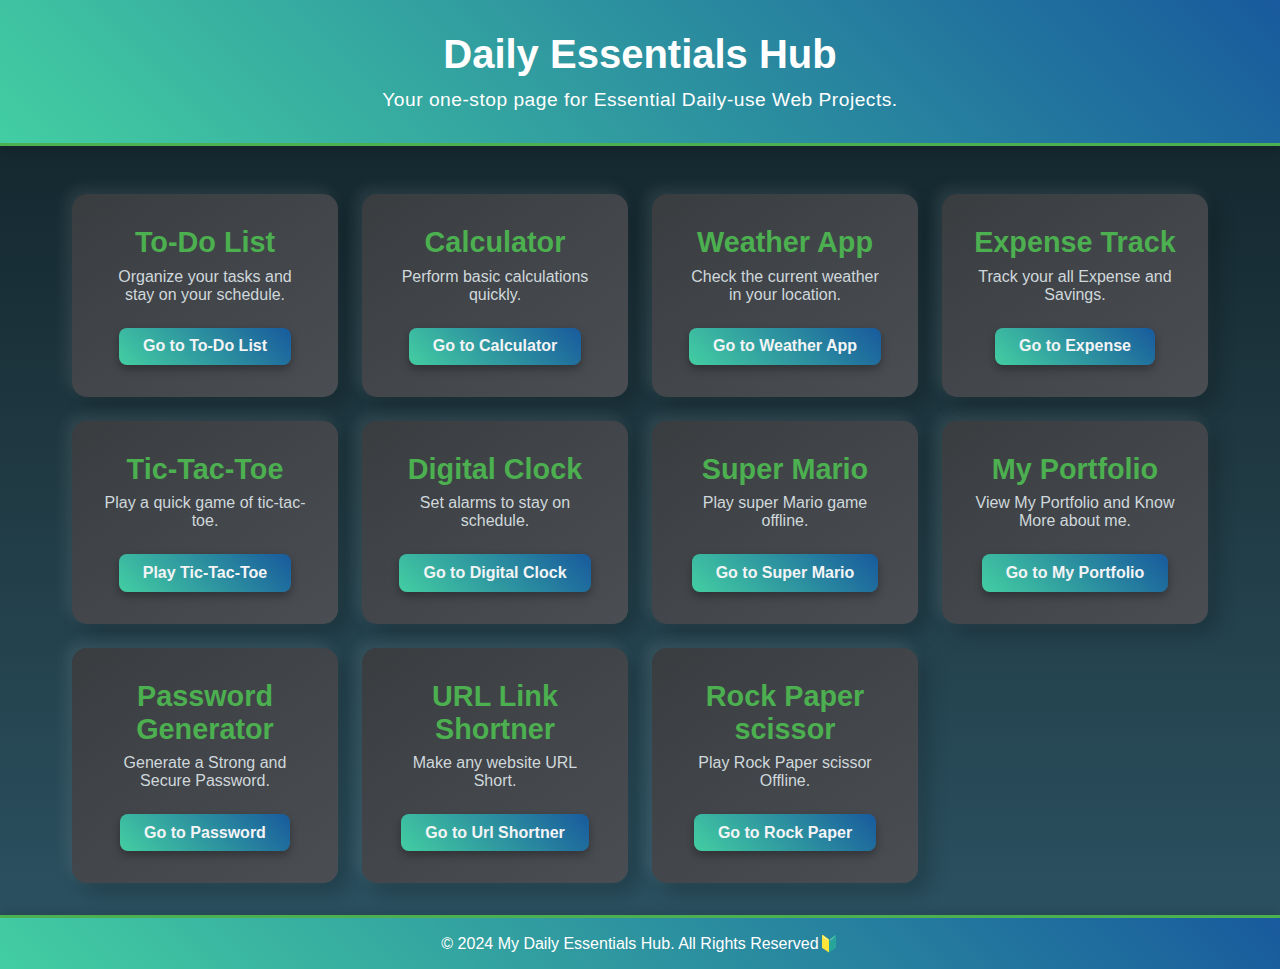
<file: index.html>
<!DOCTYPE html>
<html lang="en">
<head>
    <meta charset="UTF-8">
    <meta name="viewport" content="width=device-width, initial-scale=1.0">
    <title>Daily Essentials Hub</title>
    <link rel="icon" href="./tree2.png" type="image/png">
    <link rel="stylesheet" href="styles.css">
</head>
<body>
    <header>
        <h1>Daily Essentials Hub</h1>
        <p>Your one-stop page for Essential Daily-use Web Projects.</p>
    </header>

    <main>
        <section class="card">
            <h2>To-Do List</h2>
            <p>Organize your tasks and stay on your schedule.</p>
            <a href="./ToDoList.html" class="button" target="_blank">Go to To-Do List</a>
        </section>

        <section class="card">
            <h2>Calculator</h2>
            <p>Perform basic calculations quickly.</p>
            <a href="./Calculator.html" class="button" target="_blank">Go to Calculator</a>
        </section>

        <section class="card">
            <h2>Weather App</h2>
            <p>Check the current weather in your location.</p>
            <a href="./WeatherApp.html" class="button" target="_blank">Go to Weather App</a>
        </section>

        <section class="card">
            <h2>Expense Track </h2>
            <p>Track your all Expense and Savings.</p>
            <a href="./ExpenseTracker.html" class="button" target="_blank">Go to Expense</a>
        </section>

        <section class="card">
            <h2>Tic-Tac-Toe</h2>
            <p>Play a quick game of tic-tac-toe.</p>
            <a href="./TicTakToe.html" class="button" target="_blank">Play Tic-Tac-Toe</a>
        </section>

        <section class="card">
            <h2>Digital Clock</h2>
            <p>Set alarms to stay on schedule.</p>
            <a href="./DigitalClock.html" class="button" target="_blank">Go to Digital Clock</a>
        </section>
        <section class="card">
            <h2>Super Mario</h2>
            <p>Play super Mario game offline.</p>
            <a href="./Super Mario Game/index.html" class="button" target="_blank">Go to Super Mario</a>
        </section>
         <section class="card">
            <h2>My Portfolio</h2>
            <p>View My Portfolio and Know More about me.</p>
            <a href="https://my-portfolio125.netlify.app/" class="button" target="_blank">Go to My Portfolio</a>
        </section>
        <section class="card">
            <h2>Password Generator</h2>
            <p>Generate a Strong and Secure Password.</p>
            <a href="./PasswordGenerator.html" class="button" target="_blank">Go to Password</a>
        </section>
        <section class="card">
            <h2>URL Link Shortner</h2>
            <p>Make any website URL Short.</p>
            <a href="./Url-Shortner.html" class="button" target="_blank">Go to Url Shortner</a>
        </section>
        <section class="card">
            <h2>Rock Paper scissor</h2>
            <p>Play Rock Paper scissor Offline.</p>
            <a href="./Rock-Paper-scissor.html" class="button" target="_blank">Go to Rock Paper</a>
        </section>
        
    </main>

    <footer>
        <p title="Made By Shivanshu Srivastava.">&copy; 2024 My Daily Essentials Hub. All Rights Reserved🔰</p>
    </footer>
</body>
</html>
</file>
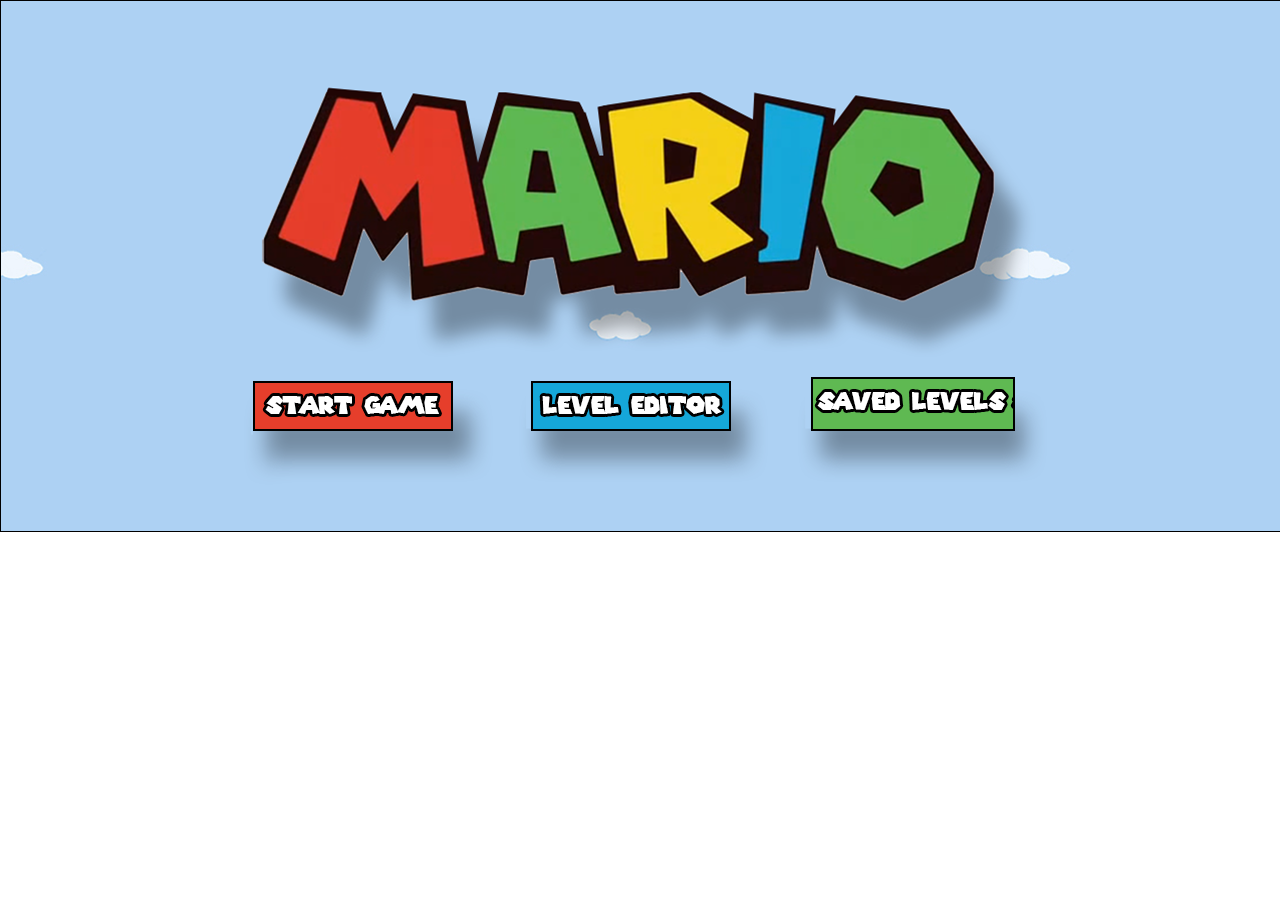
<file: Super Mario Game/index.html>
<!DOCTYPE html>
<html>

<head>
  <meta charset="utf-8">
  <meta name="viewport" content="width=1280">
  <title>Mario Maker</title>
  <link rel="stylesheet" type="text/css" href="css/style.css">
  <link rel="stylesheet" type="text/css" href="css/reset.css">
</head>

<body>

  <!-- main game -->
  <div class="main-wrapper">
    <canvas class="game-screen"></canvas>
  </div>

  <script src="js/View.js"></script>
  <script src="js/GameUI.js"></script>

  <script src="js/mainGame/GameSound.js"></script>
  <script src="js/mainGame/Element.js"></script>
  <script src="js/mainGame/PowerUp.js"></script>
  <script src="js/mainGame/Enemy.js"></script>
  <script src="js/mainGame/Bullet.js"></script>
  <script src="js/mainGame/Mario.js"></script>
  <script src="js/mainGame/Score.js"></script>
  <script src="js/mainGame/MarioGame.js"></script>

  <script src="js/levelEditor/Storage.js"></script>
  <script src="js/levelEditor/Editor.js"></script>
  <script src="js/levelEditor/CreatedLevels.js"></script>

  <script src="js/MarioMaker.js"></script>

  <script src="js/Preloader.js"></script>

</body>

</html>
</file>
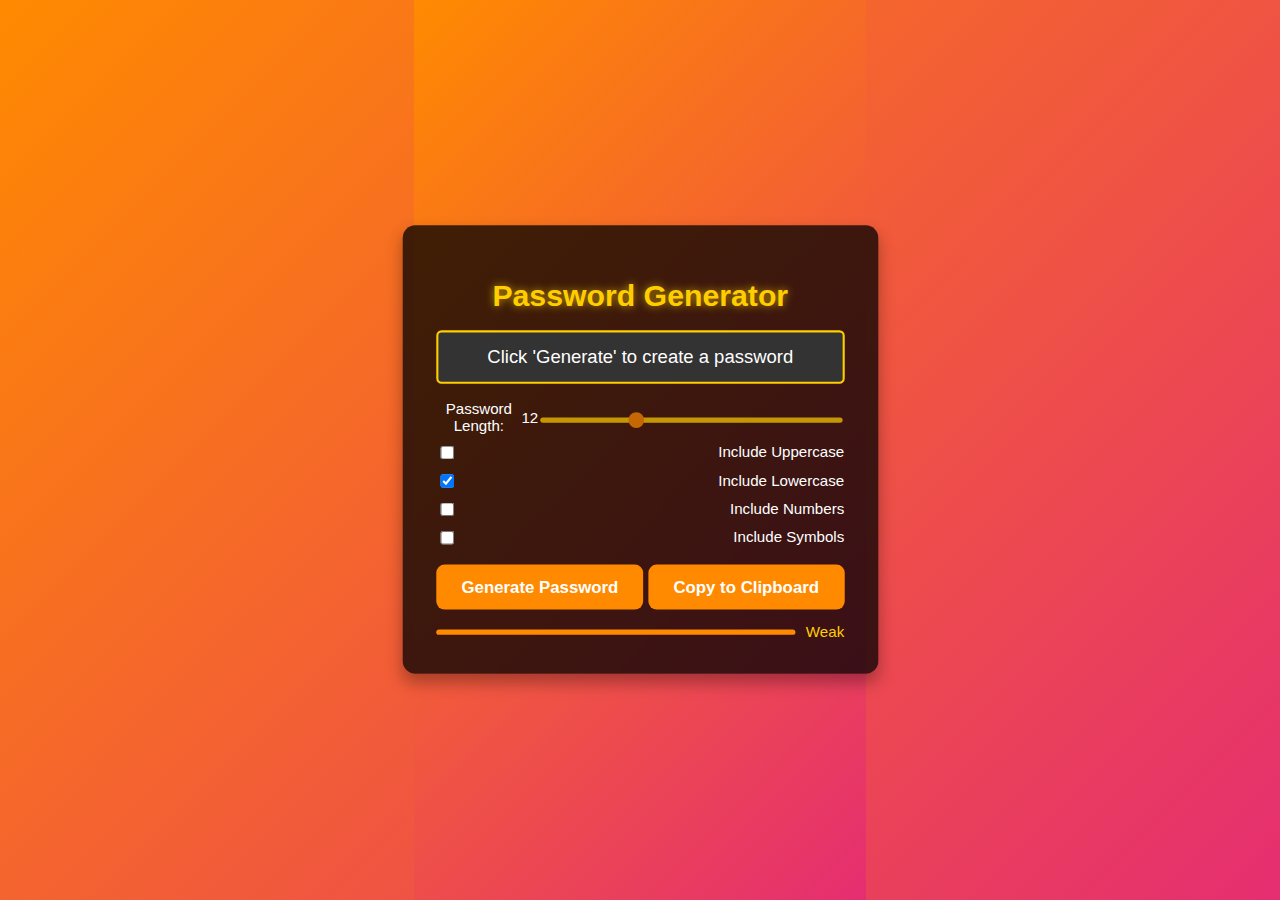
<file: PasswordGenerator.html>
<!DOCTYPE html>
<html lang="en">
<head>
  <meta charset="UTF-8">
  <meta name="viewport" content="width=device-width, initial-scale=1.0">
  <title>Creative Password Generator</title>
  <style>
    /* Global Styling */
    body, html {
      font-family: 'Arial', sans-serif;
      background: linear-gradient(135deg, #ff8a00, #e52e71);
      color: #fff;
      display: flex;
      justify-content: center;
      align-items: center;
      height: 100vh;
      margin: 0;
    }
    
    /* Main Container */
    .password-generator {
      background: rgba(0, 0, 0, 0.75);
      border-radius: 12px;
      box-shadow: 0 8px 15px rgba(0, 0, 0, 0.3);
      padding: 2rem;
      max-width: 400px;
      width: 100%;
      text-align: center;
      transition: 0.4s;
      transform: scale(1.05);
    }
    
    /* Heading */
    h1 {
      font-size: 1.8rem;
      color: #ffce00;
      margin-bottom: 1rem;
      text-shadow: 0 0 8px rgba(255, 206, 0, 0.7);
    }

    /* Password Display */
    .password-display {
      font-size: 1.1rem;
      padding: 0.8rem;
      margin: 1rem 0;
      background: #333;
      border: 2px solid #ffce00;
      border-radius: 5px;
      word-break: break-all;
      position: relative;
      transition: transform 0.3s;
    }

    /* Password Options */
    .options {
      display: flex;
      flex-direction: column;
      gap: 0.5rem;
    }

    .options label {
      display: flex;
      justify-content: space-between;
      font-size: 0.9rem;
      align-items: center;
      position: relative;
    }

    /* Range Slider */
    .length {
      display: flex;
      justify-content: space-between;
      align-items: center;
    }

    input[type="range"] {
      width: 100%;
      margin-top: 0.5rem;
      appearance: none;
      height: 5px;
      background: #ffce00;
      border-radius: 5px;
      outline: none;
      opacity: 0.7;
    }

    input[type="range"]::-webkit-slider-thumb {
      appearance: none;
      width: 15px;
      height: 15px;
      background: #ff8a00;
      border-radius: 50%;
      cursor: pointer;
    }

    /* Buttons */
    .generate-btn, .copy-btn {
      background-color: #ff8a00;
      border: none;
      color: white;
      padding: 0.8rem 1.5rem;
      font-size: 1rem;
      font-weight: bold;
      cursor: pointer;
      border-radius: 8px;
      margin-top: 1rem;
      transition: background 0.3s ease, transform 0.2s ease;
    }

    .generate-btn:hover, .copy-btn:hover {
      background-color: #e52e71;
      transform: scale(1.05);
    }

    /* Password Strength Indicator */
    .strength-container {
      display: flex;
      align-items: center;
      justify-content: center;
      margin-top: 0.8rem;
    }

    .strength-indicator {
      width: 100%;
      height: 5px;
      background: #ff8a00;
      border-radius: 3px;
      transition: width 0.3s ease, background 0.3s ease;
    }

    .strength-indicator.weak { width: 20%; background: #e52e71; }
    .strength-indicator.medium { width: 50%; background: #ffce00; }
    .strength-indicator.strong { width: 100%; background: #0f0; }

    .strength-text {
      font-size: 0.9rem;
      margin-left: 10px;
      color: #ffce00;
    }
  </style>
</head>
<body>

<div class="password-generator">
  <h1>Password Generator</h1>
  
  <!-- Password Display with Copy Button -->
  <div class="password-display" id="passwordDisplay">Click 'Generate' to create a password</div>
  
  <!-- Password Options -->
  <div class="options">
    <div class="length">
      <label>Password Length: <span id="lengthValue">12</span></label>
      <input type="range" min="4" max="30" value="12" id="passwordLength">
    </div>
    <label><input type="checkbox" id="includeUppercase"> Include Uppercase</label>
    <label><input type="checkbox" id="includeLowercase" checked> Include Lowercase</label>
    <label><input type="checkbox" id="includeNumbers"> Include Numbers</label>
    <label><input type="checkbox" id="includeSymbols"> Include Symbols</label>
  </div>
  
  <!-- Generate and Copy Buttons -->
  <button class="generate-btn" onclick="generatePassword()">Generate Password</button>
  <button class="copy-btn" onclick="copyPassword()">Copy to Clipboard</button>

  <!-- Password Strength Indicator -->
  <div class="strength-container">
    <div class="strength-indicator" id="strengthIndicator"></div>
    <span class="strength-text" id="strengthText">Weak</span>
  </div>
</div>

<script>
  // DOM Elements
  const passwordDisplay = document.getElementById("passwordDisplay");
  const passwordLength = document.getElementById("passwordLength");
  const lengthValue = document.getElementById("lengthValue");

  // Password strength indicator
  const strengthIndicator = document.getElementById("strengthIndicator");
  const strengthText = document.getElementById("strengthText");

  // Options
  const includeUppercase = document.getElementById("includeUppercase");
  const includeLowercase = document.getElementById("includeLowercase");
  const includeNumbers = document.getElementById("includeNumbers");
  const includeSymbols = document.getElementById("includeSymbols");

  // Character Sets
  const uppercaseLetters = "ABCDEFGHIJKLMNOPQRSTUVWXYZ";
  const lowercaseLetters = "abcdefghijklmnopqrstuvwxyz";
  const numbers = "0123456789";
  const symbols = "!@#$%^&*()_+~`|}{[]:;?><,./-=";

  // Update length display
  passwordLength.addEventListener("input", () => {
    lengthValue.textContent = passwordLength.value;
  });

  // Generate Password
  function generatePassword() {
    let characters = "";
    let generatedPassword = "";

    if (includeUppercase.checked) characters += uppercaseLetters;
    if (includeLowercase.checked) characters += lowercaseLetters;
    if (includeNumbers.checked) characters += numbers;
    if (includeSymbols.checked) characters += symbols;

    if (characters.length === 0) {
      passwordDisplay.textContent = "Please select at least one option";
      return;
    }

    for (let i = 0; i < passwordLength.value; i++) {
      const randomIndex = Math.floor(Math.random() * characters.length);
      generatedPassword += characters[randomIndex];
    }

    passwordDisplay.textContent = generatedPassword;
    updateStrengthIndicator(generatedPassword);
  }

  // Update strength indicator
  function updateStrengthIndicator(password) {
    const length = password.length;
    const hasUpper = /[A-Z]/.test(password);
    const hasLower = /[a-z]/.test(password);
    const hasNumber = /\d/.test(password);
    const hasSymbol = /[!@#$%^&*()_+~`|}{\[\]:;?><,./-]/.test(password);

    if (length >= 12 && hasUpper && hasLower && hasNumber && hasSymbol) {
      strengthIndicator.className = "strength-indicator strong";
      strengthText.textContent = "Strong";
    } else if (length >= 8 && (hasUpper || hasLower) && hasNumber) {
      strengthIndicator.className = "strength-indicator medium";
      strengthText.textContent = "Medium";
    } else {
      strengthIndicator.className = "strength-indicator weak";
      strengthText.textContent = "Weak";
    }
  }

  // Copy Password
  function copyPassword() {
    const password = passwordDisplay.textContent;
    navigator.clipboard.writeText(password).then(() => {
      alert("Password copied to clipboard!");
    }).catch(() => {
      alert("Failed to copy password");
    });
  }
</script>

</body>
</html>
</file>
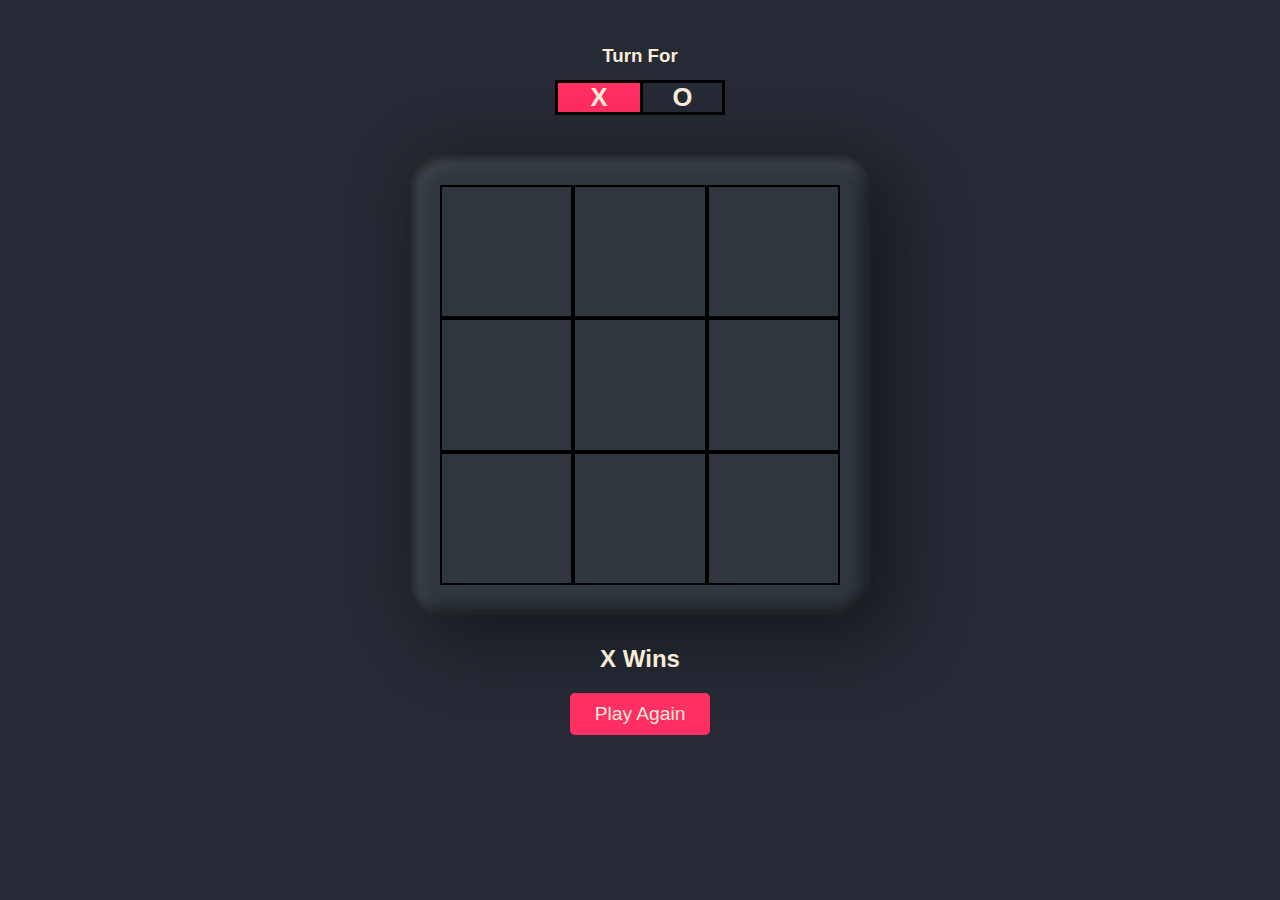
<file: TicTakToe.html>
<!DOCTYPE html>
<html lang="en">
<head>
    <meta charset="UTF-8">
    <meta name="viewport" content="width=device-width, initial-scale=1.0">
    <title>Document</title>
    <!-- <link rel="stylesheet" href="style17.css"> -->
</head>
<body>
    <style>
        *{
    color: antiquewhite;
    font-family: sans-serif;
    transition: 0.2s ease-in-out;
    -webkit-transition: 0.2s ease-in-out;
    -moz-transition: 0.2s ease-in-out;
    -ms-transition: 0.2s ease-in-out;
    -o-transition: 0.2s ease-in-out;
    user-select: none;
}
.align{
    display: flex;
    justify-content: center;
    align-items: center;
}
body{
      background-color: #252A34;
      margin: 0;
      padding: 0;
      width: 100vw;
      text-align: center;
      padding-top: 5vh;
}
.turn-container{
    width: 170px;
    height: 80px;
    margin: auto;
    display: grid;
    grid-template-columns: 1fr 1fr;
    grid-template-rows: 1fr 1fr;

}
.turn-container h3{
    margin: 0;
    grid-column-start: 1;
    grid-column-end: 3;
}
.turn-container .turn-box{
    position: relative;
    top: 13px;
    border: 3px solid #000;
    font-size: 1.6rem;
    font-weight: 700;
}
.turn-container .turn-box:nth-child(even){
    border-right:none;
}
.bg{
    position: relative;
    /* bottom: 0; */
    /* left: 0; */
    bottom: 21px;
    width: 85px;
    height: 33px;
    left: 1px;
    background-color: #FF2E63;
    z-index: -1;
}
.main-grid{
    display: grid;
    grid-template-columns:repeat(3,1fr) ;
    grid-template-rows: repeat(3,1fr);
    height: 400px;
    width: 400px;
    margin: 30px auto;   
    border-radius: 30px;
    -webkit-border-radius: 30px;
    -moz-border-radius: 30px;
    -ms-border-radius: 30px;
    -o-border-radius: 30px;
    background: #2f363e;
    padding: 30px 30px;
    box-shadow: 25px 25px 75px rgba(0,0,0,0.25),    10px 10px 70px rgba(0,0,0,0.25),    inset 5px 5px 10px rgba(0,0,0,0.5),    inset 5px 5px 20px rgba(255,255,255,0.2),    inset -5px -5px 15px rgba(0,0,0,0.75);
    /* border: 2px solid black; */
}
.main-grid:hover{
  transform: scale(1.1);
  -webkit-transform: scale(1.1);
  -moz-transform: scale(1.1);
  -ms-transform: scale(1.1);
  -o-transform: scale(1.1);
}
.box{
    cursor: pointer;
    font-size: 2rem;
    font-weight: 700;
    border: 2px solid #000;
}
.box:hover{
    background-color: #FF2E63;
    /* z-index: 0; */
}
#play-again{
    background-color: #FF2E63;
    padding: 10px 25px;
    border: none;
    font-size: 1.2rem;
    border-radius: 5px;
    -webkit-border-radius: 5px;
    -moz-border-radius: 5px;
    -ms-border-radius: 5px;
    -o-border-radius: 5px;
    cursor: pointer;
}
#play-again:hover{
    padding: 10px 40px;
    background-color: #08D9D6;
    color: #000;
}

    </style>
    
          <div class="turn-container"> 
                     <h3> Turn For</h3>
                <div class="turn-box align">X</div>
                <div class="turn-box align">O</div>
                <div class="bg"></div>
          </div>
    <div class="main-grid">
        <div class="box align">0</div>
        <div class="box align">1</div>
        <div class="box align">2</div>
        <div class="box align">3</div>
        <div class="box align">4</div>
        <div class="box align">5</div>
        <div class="box align">6</div>
        <div class="box align">7</div>
        <div class="box align">8</div>
    </div>
       <h2 id="results">X Wins</h2>
       <button id="play-again">Play Again</button>

<audio id="restart">
    <source src="./restart.mp3" type="audio/mp3" >
  </audio>

  <!-- <audio src="./simple-piano-melody-9834.mp3" autoplay loop></audio> -->

  <script>
    let boxes = document.querySelectorAll(".box");

let turn = "X";
let isGameOver = false;

// Add sound effects
let clickSound = new Audio("mouse.mp3");
let winSound = new Audio("success.mp3");
let drawSound = new Audio("cute.mp3");

boxes.forEach(e => {
    e.innerHTML = "";
    e.addEventListener("click", () => {
        if (!isGameOver && e.innerHTML === "") {
            e.innerHTML = turn;
            clickSound.play(); // Play click sound
            checkWin();
            checkDraw();
            changeTurn();
        }
    });
});

function changeTurn() {
    if (turn === "O") {
        turn = "X";
        document.querySelector(".bg").style.left = "1px";
    } else {
        turn = "O";
        document.querySelector(".bg").style.left = "85px";
    }
}

function checkWin() {
    let winConditions = [
        [0, 1, 2], [3, 4, 5], [6, 7, 8],
        [0, 3, 6], [1, 4, 7], [2, 5, 8],
        [0, 4, 8], [2, 4, 6]
    ];
    for (let i = 0; i < winConditions.length; i++) {
        let v0 = boxes[winConditions[i][0]].innerHTML;
        let v1 = boxes[winConditions[i][1]].innerHTML;
        let v2 = boxes[winConditions[i][2]].innerHTML;

        if (v0 !== "" && v0 === v1 && v0 === v2) {
            isGameOver = true;
            document.querySelector("#results").innerHTML = turn + " wins";
            document.querySelector("#play-again").style.display = "inline";
            winSound.play(); // Play win sound

            for (let j = 0; j < 3; j++) {
                boxes[winConditions[i][j]].style.backgroundColor = "#08D9D6";
                boxes[winConditions[i][j]].style.color = "#000";
            }
        }
    }
}

function checkDraw() {
    if (!isGameOver) {
        let isDraw = true;
        boxes.forEach(e => {
            if (e.innerHTML === "") isDraw = false;
        });

        if (isDraw) {
            isGameOver = true;
            document.querySelector("#results").innerHTML = "It's a draw!";
            document.querySelector("#play-again").style.display = "inline";
            drawSound.play(); // Play draw sound
        }
    }
}

document.querySelector("#play-again").addEventListener("click", () => {
    isGameOver = false;
    turn = "X";
    document.querySelector(".bg").style.left = "";
    document.querySelector("#results").innerHTML = "";
    document.querySelector("#play-again").style.display = "none";

    boxes.forEach(e => {
        e.innerHTML = "";
        e.style.removeProperty("background-color");
        e.style.color = "#fff";
    });
});

// audio


var audio = document.getElementById("myAudio");
audio.volume = 0.3;


var audio = document.getElementById("restart");
var playText = document.getElementById("play-again");

playText.onclick = function() {
    if (audio.paused) {
        audio.play();
    } 
};







  </script>
</body>
<!-- <script src="script17.js"></script> -->
</html>
</file>
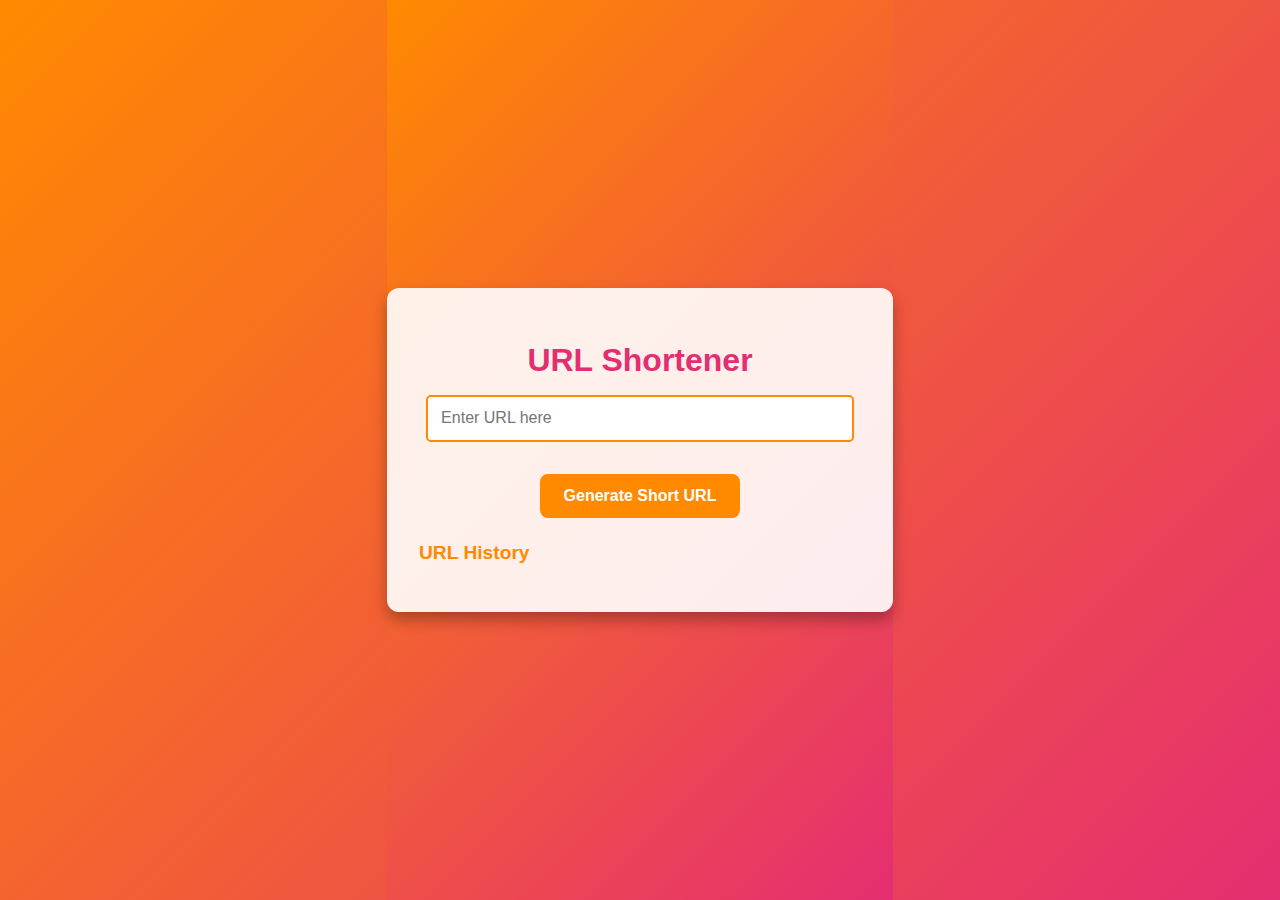
<file: Url-Shortner.html>
<!DOCTYPE html>
<html lang="en">
<head>
  <meta charset="UTF-8">
  <meta name="viewport" content="width=device-width, initial-scale=1.0">
  <title>URL Shortener</title>
  <style>
    /* Global Styling */
    body, html {
      font-family: 'Arial', sans-serif;
      background: linear-gradient(135deg, #ff8a00, #e52e71);
      color: #333;
      display: flex;
      justify-content: center;
      align-items: center;
      height: 100vh;
      margin: 0;
    }

    /* Main Container */
    .url-shortener {
      background: rgba(255, 255, 255, 0.9);
      border-radius: 12px;
      box-shadow: 0 8px 15px rgba(0, 0, 0, 0.3);
      padding: 2rem;
      max-width: 500px;
      width: 100%;
      text-align: center;
    }

    /* Heading */
    h1 {
      font-size: 2rem;
      color: #e52e71;
      margin-bottom: 1rem;
    }

    /* URL Input */
    input[type="url"] {
      width: 90%;
      padding: 0.8rem;
      font-size: 1rem;
      border: 2px solid #ff8a00;
      border-radius: 5px;
      margin-bottom: 1rem;
      outline: none;
      transition: border-color 0.3s;
    }

    input[type="url"]:focus {
      border-color: #e52e71;
    }

    /* Buttons */
    .generate-btn, .copy-btn {
      background-color: #ff8a00;
      border: none;
      color: white;
      padding: 0.8rem 1.5rem;
      font-size: 1rem;
      font-weight: bold;
      cursor: pointer;
      border-radius: 8px;
      margin-top: 1rem;
      transition: background 0.3s ease, transform 0.2s ease;
    }

    .generate-btn:hover, .copy-btn:hover {
      background-color: #e52e71;
      transform: scale(1.05);
    }

    /* Short URL Display */
    .short-url {
      font-size: 1.1rem;
      padding: 0.8rem;
      margin: 1rem 0;
      background: #f0f0f0;
      border: 1px solid #e52e71;
      border-radius: 5px;
      word-break: break-all;
    }

    /* URL History */
    .url-history {
      margin-top: 1.5rem;
      text-align: left;
    }

    .url-history h2 {
      color: #ff8a00;
      font-size: 1.2rem;
      margin-bottom: 0.5rem;
    }

    .url-history ul {
      list-style-type: none;
      padding: 0;
    }

    .url-history li {
      margin: 0.5rem 0;
      font-size: 0.9rem;
    }

    .url-history a {
      color: #ff8a00;
      text-decoration: none;
    }

    .url-history a:hover {
      text-decoration: underline;
    }
  </style>
</head>
<body>

<div class="url-shortener">
  <h1>URL Shortener</h1>
  <input type="url" id="originalUrl" placeholder="Enter URL here" required>
  <button class="generate-btn" onclick="generateShortUrl()">Generate Short URL</button>

  <!-- Shortened URL Display -->
  <div id="shortUrlContainer" class="short-url" style="display:none;">
    <span id="shortUrlText"></span>
    <button class="copy-btn" onclick="copyShortUrl()">Copy</button>
  </div>

  <!-- URL History -->
  <div class="url-history" id="urlHistory">
    <h2>URL History</h2>
    <ul id="historyList"></ul>
  </div>
</div>

<script>
  // Global variable for URL history
  const urlHistory = [];

  // Generate Short URL
  function generateShortUrl() {
    const originalUrl = document.getElementById("originalUrl").value.trim();

    if (!isValidUrl(originalUrl)) {
      alert("Please enter a valid URL");
      return;
    }

    // Generate a random string as a short URL (e.g., as a stand-in for actual shortening logic)
    const shortUrl = "https://short.ly/" + Math.random().toString(36).substring(7);
    document.getElementById("shortUrlText").textContent = shortUrl;

    // Display the shortened URL container
    document.getElementById("shortUrlContainer").style.display = "block";

    // Save to history
    addToHistory(originalUrl, shortUrl);
  }

  // URL Validation
  function isValidUrl(url) {
    const urlPattern = new RegExp("^(https?:\\/\\/)?"+ // protocol
      "((([a-z\\d]([a-z\\d-]*[a-z\\d])*)\\.?)+[a-z]{2,}|"+ // domain name
      "((\\d{1,3}\\.){3}\\d{1,3}))"+ // OR ip (v4) address
      "(\\:\\d+)?(\\/[-a-z\\d%_.~+]*)*"+ // port and path
      "(\\?[;&a-z\\d%_.~+=-]*)?"+ // query string
      "(\\#[-a-z\\d_]*)?$","i"); // fragment locator
    return !!urlPattern.test(url);
  }

  // Add URL to History
  function addToHistory(originalUrl, shortUrl) {
    const historyItem = { originalUrl, shortUrl };
    urlHistory.push(historyItem);
    updateHistoryList();
  }

  // Update History List in DOM
  function updateHistoryList() {
    const historyList = document.getElementById("historyList");
    historyList.innerHTML = ""; // Clear list

    urlHistory.forEach(item => {
      const listItem = document.createElement("li");
      listItem.innerHTML = `<strong>Original:</strong> <a href="${item.originalUrl}" target="_blank">${item.originalUrl}</a><br>
                            <strong>Short:</strong> <a href="${item.shortUrl}" target="_blank">${item.shortUrl}</a>`;
      historyList.appendChild(listItem);
    });
  }

  // Copy Short URL to Clipboard
  function copyShortUrl() {
    const shortUrlText = document.getElementById("shortUrlText").textContent;
    navigator.clipboard.writeText(shortUrlText).then(() => {
      alert("Short URL copied to clipboard!");
    }).catch(() => {
      alert("Failed to copy URL");
    });
  }
</script>

</body>
</html>
</file>
<file: Super Mario Game/css/style.css>
@font-face {
  font-family: SuperMario256;
  src: url('../fonts/SuperMario256.ttf');
}

.start-screen {
  width: 1280px;
  height: 530px;
  margin: 0 auto;
  border: 1px solid black;
  background: url('../images/start-screen.png');
  position: relative;
}

.editor-screen {
  width: 1280px;
  height: 480px;
  margin: 0 auto;
  border: 1px solid black;
  background: url('../images/bg.png');
  position: relative;
  overflow: hidden;
  display: none;
}

.game-screen {
  width: 1280px;
  height: 480px;
  border: 1px solid black;
  border-top: none;
  background: url('../images/bg.png');
  display: none;
  margin: 0 auto;
}

.score-wrapper {
  padding-left: 40px;
  width: 1240px;
  margin: 0 auto;
  height: 50px;
  display: none;
  border: 1px solid black;
  border-bottom: none;
  line-height: 50px;
  font-size: 20px;
  background-color: #add1f3;
  font-family: SuperMario256;
  color: #ffffff;
}

.life-count {
  background: url('../images/mario-head.png') left center no-repeat;
  width: 100px;
  float: left;
  padding-left: 40px;
}

.coin-score {
  background: url('../images/coin.png') left center no-repeat;
  width: 150px;
  float: left;
  padding-left: 40px;
}

.level-num {
  width: 150px;
  float: left;
}

.total-score {
  float: left;
}
.cell {
  width: 31px;
  height: 31px;
  border: 1px solid blue;
}

.active {
  width: 31px;
  height: 31px;
  border: 1px solid blue;
  background: red;
  opacity: 0.5;
}

.element-wrapper {
  width: 1280px;
  height: 130px;
  background: #d2d2d2;
  margin: 0 auto;
  border: 1px solid black;
  display: none;
}

.platform {
  width: 31px;
  height: 31px;
  background: url('../images/elements.png') 0 0;
}

.coin-box {
  width: 31px;
  height: 31px;
  background: url('../images/elements.png') -32px 0;
}

.power-up-box {
  width: 31px;
  height: 31px;
  background: url('../images/elements.png') -64px 0;
}

.useless-box {
  width: 31px;
  height: 31px;
  background: url('../images/elements.png') -96px 0;
}

.flag-pole {
  width: 31px;
  height: 31px;
  background: url('../images/elements.png') -128px 0;
}

.flag {
  width: 31px;
  height: 31px;
  background: url('../images/elements.png') -160px 0;
}

.pipe-left {
  width: 31px;
  height: 31px;
  background: url('../images/elements.png') -192px 0;
}

.pipe-right {
  width: 31px;
  height: 31px;
  background: url('../images/elements.png') -224px 0;
}

.pipe-top-left {
  width: 31px;
  height: 31px;
  background: url('../images/elements.png') -256px 0;
}

.pipe-top-right {
  width: 31px;
  height: 31px;
  background: url('../images/elements.png') -288px 0;
}

.goomba {
  width: 31px;
  height: 31px;
  background: url('../images/enemies.png') 0 0;
}

.right-arrow {
  width: 60px;
  height: 60px;
  top: 215px;
  right: 0;
  background: url('../images/slider-right.png');
  position: absolute;
}

.left-arrow {
  width: 60px;
  height: 60px;
  top: 215px;
  left: 0;
  background: url('../images/slider-left.png');
  position: absolute;
}

.element-wrapper * {
  margin: 10px;
  float: left;
}

.lvl-size {
  clear: both;
  float: left;
  width: 115px;
  height: 32px;
  background: url('../images/lvl-size.png');
  margin-right: 10px;
}

.grid-small-btn {
  float: left;
  width: 64px;
  height: 32px;
  background: url('../images/grid-small-btn.png');
  border: none;
  margin-right: 10px;
}

.grid-medium-btn:selected {
  background: red;
}

.grid-medium-btn {
  float: left;
  width: 96px;
  height: 32px;
  background: url('../images/grid-medium-btn.png');
  border: none;
  margin-right: 10px;
}

.grid-large-btn {
  float: left;
  width: 128px;
  height: 32px;
  background: url('../images/grid-large-btn.png');
  border: none;
  margin-right: 10px;
}

.save-map-btn {
  float: right;
  width: 100px;
  height: 100px;
  background: url('../images/save-map-btn.png');
  border: none;
  border: 2px solid black;
  margin-right: 10px;
  margin-top: -35px;
}

.clear-map-btn {
  float: right;
  width: 100px;
  height: 100px;
  background: url('../images/clear-map-btn.png');
  border: none;
  border: 2px solid black;
  margin-right: 10px;
  margin-top: -35px;
}

.levels-wrapper {
  width: 1280px;
  height: 530px;
  margin: 0 auto;
  border: 1px solid black;
  position: relative;
  overflow: hidden;
  display: none;
  background: url('../images/bg.png');
}

.start-btn {
  width: 200px;
  height: 50px;
  color: #ffffff;
  background: url('../images/start-btn.png');
  position: absolute;
  bottom: 100px;
  left: 252px;
  border: 2px solid black;
}
.start-btn:hover {
  width: 200px;
  height: 50px;
  color: #ffffff;
  position: absolute;
  bottom: 100px;
  left: 252px;
  border: 2px solid rgb(255, 255, 255);
}

.editor-btn {
  width: 200px;
  height: 50px;
  background: url('../images/editor-btn.png');
  position: absolute;
  bottom: 100px;
  left: 530px;
  color: #ffffff;
  border: 2px solid black;
}
.editor-btn:hover {
  width: 200px;
  height: 50px;
  position: absolute;
  bottom: 100px;
  left: 530px;
  color: #ffffff;
  border: 2px solid rgb(255, 255, 255);
}
.created-btn {
  width: 200px;
  height: 50px;
  background: url('../images/saved-btn.png');
  position: absolute;
  bottom: 100px;
  left: 810px;
  color: #ffffff;
  border: 2px solid black;
}
.created-btn:hover {
  width: 200px;
  height: 50px;
  background: url('../images/saved-btn.png');
  position: absolute;
  bottom: 100px;
  left: 810px;
  color: #ffffff;
  border: 2px solid rgb(255, 255, 255);
}
.back-btn {
  width: 200px;
  height: 50px;
  background: url('../images/back-btn.png');
  color: #ffffff;
  border: 2px solid black;
  margin: 10px;
  display: none;
}
.back-btn:hover {
  width: 200px;
  height: 50px;
  background: url('../images/back-btn.png');
  color: #ffffff;
  border: 2px solid rgb(255, 0, 0);
  margin: 10px;
  display: none;
}
.level-btn {
  font-family: SuperMario256;
  font-size: 25px;
  float: left;
  line-height: 50px;
  text-align: center;
  width: 248px;
  height: 50px;
  color: #ffffff;
  border: 2px solid black;
  margin: 2px;
  text-transform: uppercase;
  font-weight: bold;
  background: #15a7d9;
}

.delete-all-btn {
  width: 100px;
  height: 100px;
  background: url('../images/delete-all-btn.png');
  color: #ffffff;
  border: 2px solid black;
  margin: 10px;
  position: absolute;
  bottom: 10px;
  right: 10px;
}

.btn-wrapper {
  width: 1280px;
  height: 100px;
  margin: 0 auto;
}

.no-maps {
  width: 1000px;
  text-align: center;
  font-family: SuperMario256;
  font-size: 25px;
  margin: 0 auto;
  color: #ffffff;
  background: #5fb952;
  border: 2px solid black;
}

.loading-percentage {
  font-size: 60px;
  font-family: SuperMario256;
  text-align: center;
  padding: 100px;
}

.fb-comments {
  margin: 0 auto;
}
</file>
<file: styles.css>
/* Reset and Basic Styling */
* {
    margin: 0;
    padding: 0;
    box-sizing: border-box;
    font-family: 'Roboto', sans-serif;
}

body {
    display: flex;
    flex-direction: column;
    align-items: center;
    min-height: 100vh;
    background: linear-gradient(to bottom, #0f2027, #203a43, #2c5364);
    color: #f3f4f6;
}

/* Header Styling */
header {
    background: linear-gradient(45deg, #43cea2, #185a9d);
    color: white;
    padding: 2em;
    text-align: center;
    width: 100%;
    border-bottom: 3px solid #4CAF50;
    box-shadow: 0 4px 8px rgba(0, 0, 0, 0.1);
}

header h1 {
    font-size: 2.5em;
    margin-bottom: 0.3em;
    font-weight: 700;
}

header p {
    font-size: 1.2em;
    font-weight: 300;
    letter-spacing: 0.5px;
}

/* Main Container Styling */
main {
    display: grid;
    grid-template-columns: repeat(auto-fit, minmax(250px, 1fr));
    gap: 1.5em;
    padding: 2em;
    width: 100%;
    max-width: 1200px;
    margin-top: 1em;
}

/* Card Styling */
.card {
    background: linear-gradient(145deg, #3a3d40, #4a4d52);
    border-radius: 15px;
    box-shadow: 10px 10px 20px rgba(0, 0, 0, 0.2), -5px -5px 15px rgba(255, 255, 255, 0.1);
    padding: 2em;
    text-align: center;
    transition: transform 0.3s ease, box-shadow 0.3s ease;
    color: #e0e0e0;
}

.card:hover {
    transform: translateY(-10px);
    box-shadow: 0 20px 30px rgba(0, 0, 0, 0.3), 0 -10px 15px rgba(255, 255, 255, 0.1);
}

.card h2 {
    font-size: 1.8em;
    margin-bottom: 0.3em;
    color: #4CAF50;
}

.card p {
    font-size: 1em;
    color: #cfd8dc;
    margin-bottom: 1.5em;
    font-weight: 300;
}

.button {
    display: inline-block;
    padding: 0.6em 1.5em;
    background: linear-gradient(45deg, #43cea2, #185a9d);
    color: #f3f4f6;
    border-radius: 8px;
    text-decoration: none;
    font-weight: bold;
    box-shadow: 0 4px 8px rgba(0, 0, 0, 0.3);
    transition: background-color 0.3s ease, transform 0.3s ease;
}

.button:hover {
    background: linear-gradient(45deg, #185a9d, #43cea2);
    transform: translateY(-3px);
}

/* Footer Styling */
footer {
    background: linear-gradient(45deg, #43cea2, #185a9d);
    color: white;
    padding: 1em;
    text-align: center;
    width: 100%;
    margin-top: auto;
    border-top: 3px solid #4CAF50;
    box-shadow: 0 -4px 8px rgba(0, 0, 0, 0.1);
    font-weight: 300;
}

/* Additional Styling for Animation */
@keyframes fadeIn {
    from {
        opacity: 0;
        transform: translateY(10px);
    }
    to {
        opacity: 1;
        transform: translateY(0);
    }
}

.card {
    animation: fadeIn 0.6s ease both;
}

.card:nth-child(even) {
    animation-delay: 0.3s;
}

.card:nth-child(odd) {
    animation-delay: 0.1s;
}
</file>
